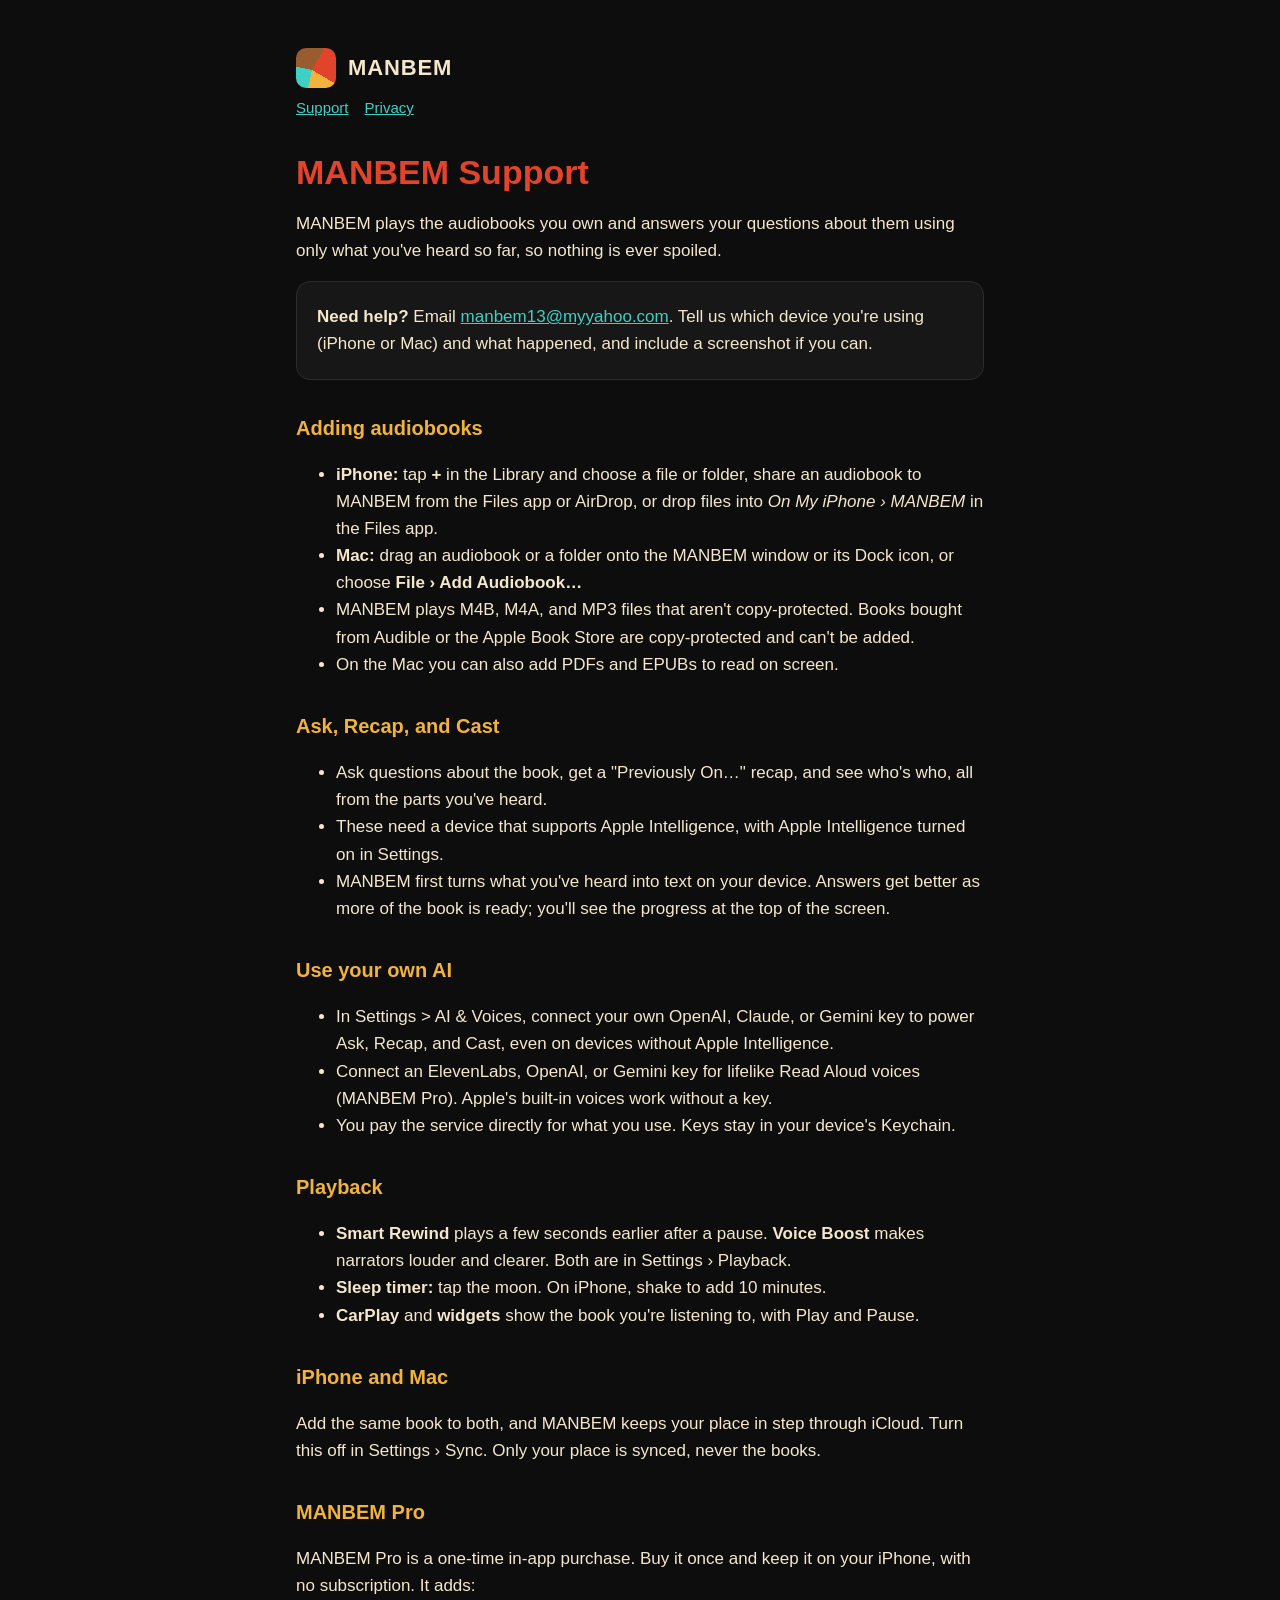
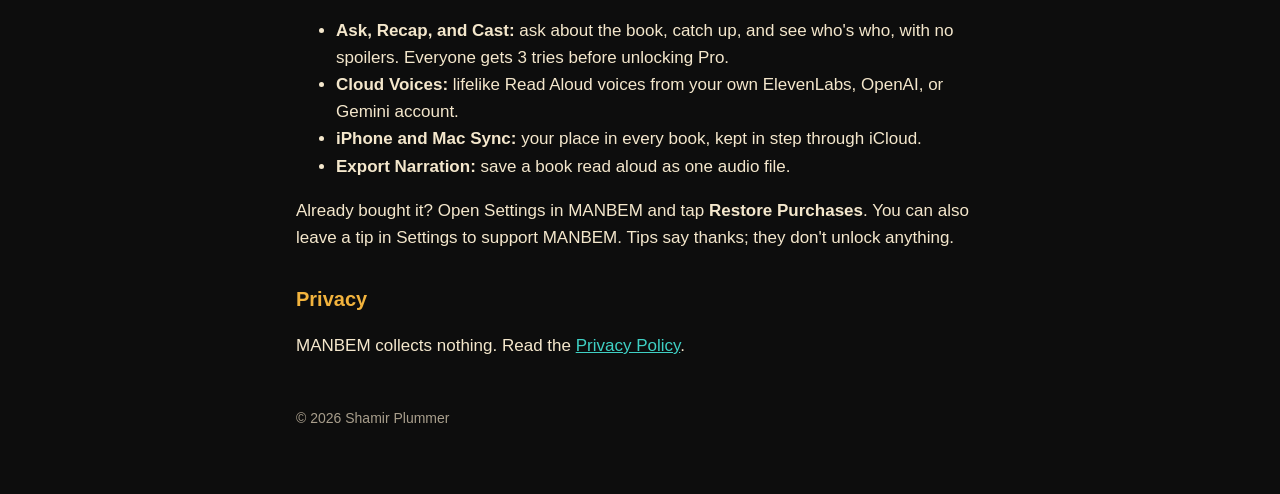
<file: index.html>
<!doctype html>
<html lang="en">
<head>
<meta charset="utf-8">
<meta name="viewport" content="width=device-width, initial-scale=1">
<title>MANBEM Support</title>
<link rel="stylesheet" href="style.css">
</head>
<body>
<main>
  <header><div class="mark" aria-hidden="true"></div><a href="index.html">MANBEM</a></header>
  <nav><a href="index.html">Support</a><a href="privacy.html">Privacy</a></nav>

  <h1>MANBEM Support</h1>
  <p>MANBEM plays the audiobooks you own and answers your questions about them using only what you've heard so
  far, so nothing is ever spoiled.</p>

  <div class="card">
    <p><strong>Need help?</strong> Email <a href="mailto:manbem13@myyahoo.com">manbem13@myyahoo.com</a>. Tell us which
    device you're using (iPhone or Mac) and what happened, and include a screenshot if you can.</p>
  </div>

  <h2>Adding audiobooks</h2>
  <ul>
    <li><strong>iPhone:</strong> tap <strong>+</strong> in the Library and choose a file or folder, share an
    audiobook to MANBEM from the Files app or AirDrop, or drop files into <em>On My iPhone › MANBEM</em> in the
    Files app.</li>
    <li><strong>Mac:</strong> drag an audiobook or a folder onto the MANBEM window or its Dock icon, or choose
    <strong>File › Add Audiobook…</strong></li>
    <li>MANBEM plays M4B, M4A, and MP3 files that aren't copy-protected. Books bought from Audible or the Apple
    Book Store are copy-protected and can't be added.</li>
    <li>On the Mac you can also add PDFs and EPUBs to read on screen.</li>
  </ul>

  <h2>Ask, Recap, and Cast</h2>
  <ul>
    <li>Ask questions about the book, get a "Previously On…" recap, and see who's who, all from the parts
    you've heard.</li>
    <li>These need a device that supports Apple Intelligence, with Apple Intelligence turned on in Settings.</li>
    <li>MANBEM first turns what you've heard into text on your device. Answers get better as more of the book
    is ready; you'll see the progress at the top of the screen.</li>
  </ul>

  <h2>Use your own AI</h2>
  <ul>
    <li>In Settings &gt; AI &amp; Voices, connect your own OpenAI, Claude, or Gemini key to power Ask, Recap,
    and Cast, even on devices without Apple Intelligence.</li>
    <li>Connect an ElevenLabs, OpenAI, or Gemini key for lifelike Read Aloud voices (MANBEM Pro). Apple's built-in voices work
    without a key.</li>
    <li>You pay the service directly for what you use. Keys stay in your device's Keychain.</li>
  </ul>

  <h2>Playback</h2>
  <ul>
    <li><strong>Smart Rewind</strong> plays a few seconds earlier after a pause. <strong>Voice Boost</strong>
    makes narrators louder and clearer. Both are in Settings › Playback.</li>
    <li><strong>Sleep timer:</strong> tap the moon. On iPhone, shake to add 10 minutes.</li>
    <li><strong>CarPlay</strong> and <strong>widgets</strong> show the book you're listening to, with Play and
    Pause.</li>
  </ul>

  <h2>iPhone and Mac</h2>
  <p>Add the same book to both, and MANBEM keeps your place in step through iCloud. Turn this off in
  Settings › Sync. Only your place is synced, never the books.</p>

  <h2>MANBEM Pro</h2>
  <p>MANBEM Pro is a one-time in-app purchase. Buy it once and keep it on your iPhone, with no subscription. It adds:</p>
  <ul>
    <li><strong>Ask, Recap, and Cast:</strong> ask about the book, catch up, and see who's who, with no spoilers. Everyone
    gets 3 tries before unlocking Pro.</li>
    <li><strong>Cloud Voices:</strong> lifelike Read Aloud voices from your own ElevenLabs, OpenAI, or Gemini account.</li>
    <li><strong>iPhone and Mac Sync:</strong> your place in every book, kept in step through iCloud.</li>
    <li><strong>Export Narration:</strong> save a book read aloud as one audio file.</li>
  </ul>
  <p>Already bought it? Open Settings in MANBEM and tap <strong>Restore Purchases</strong>. You can also leave a tip in
  Settings to support MANBEM. Tips say thanks; they don't unlock anything.</p>

  <h2>Privacy</h2>
  <p>MANBEM collects nothing. Read the <a href="privacy.html">Privacy Policy</a>.</p>

  <footer>© 2026 Shamir Plummer</footer>
</main>
</body>
</html>
</file>
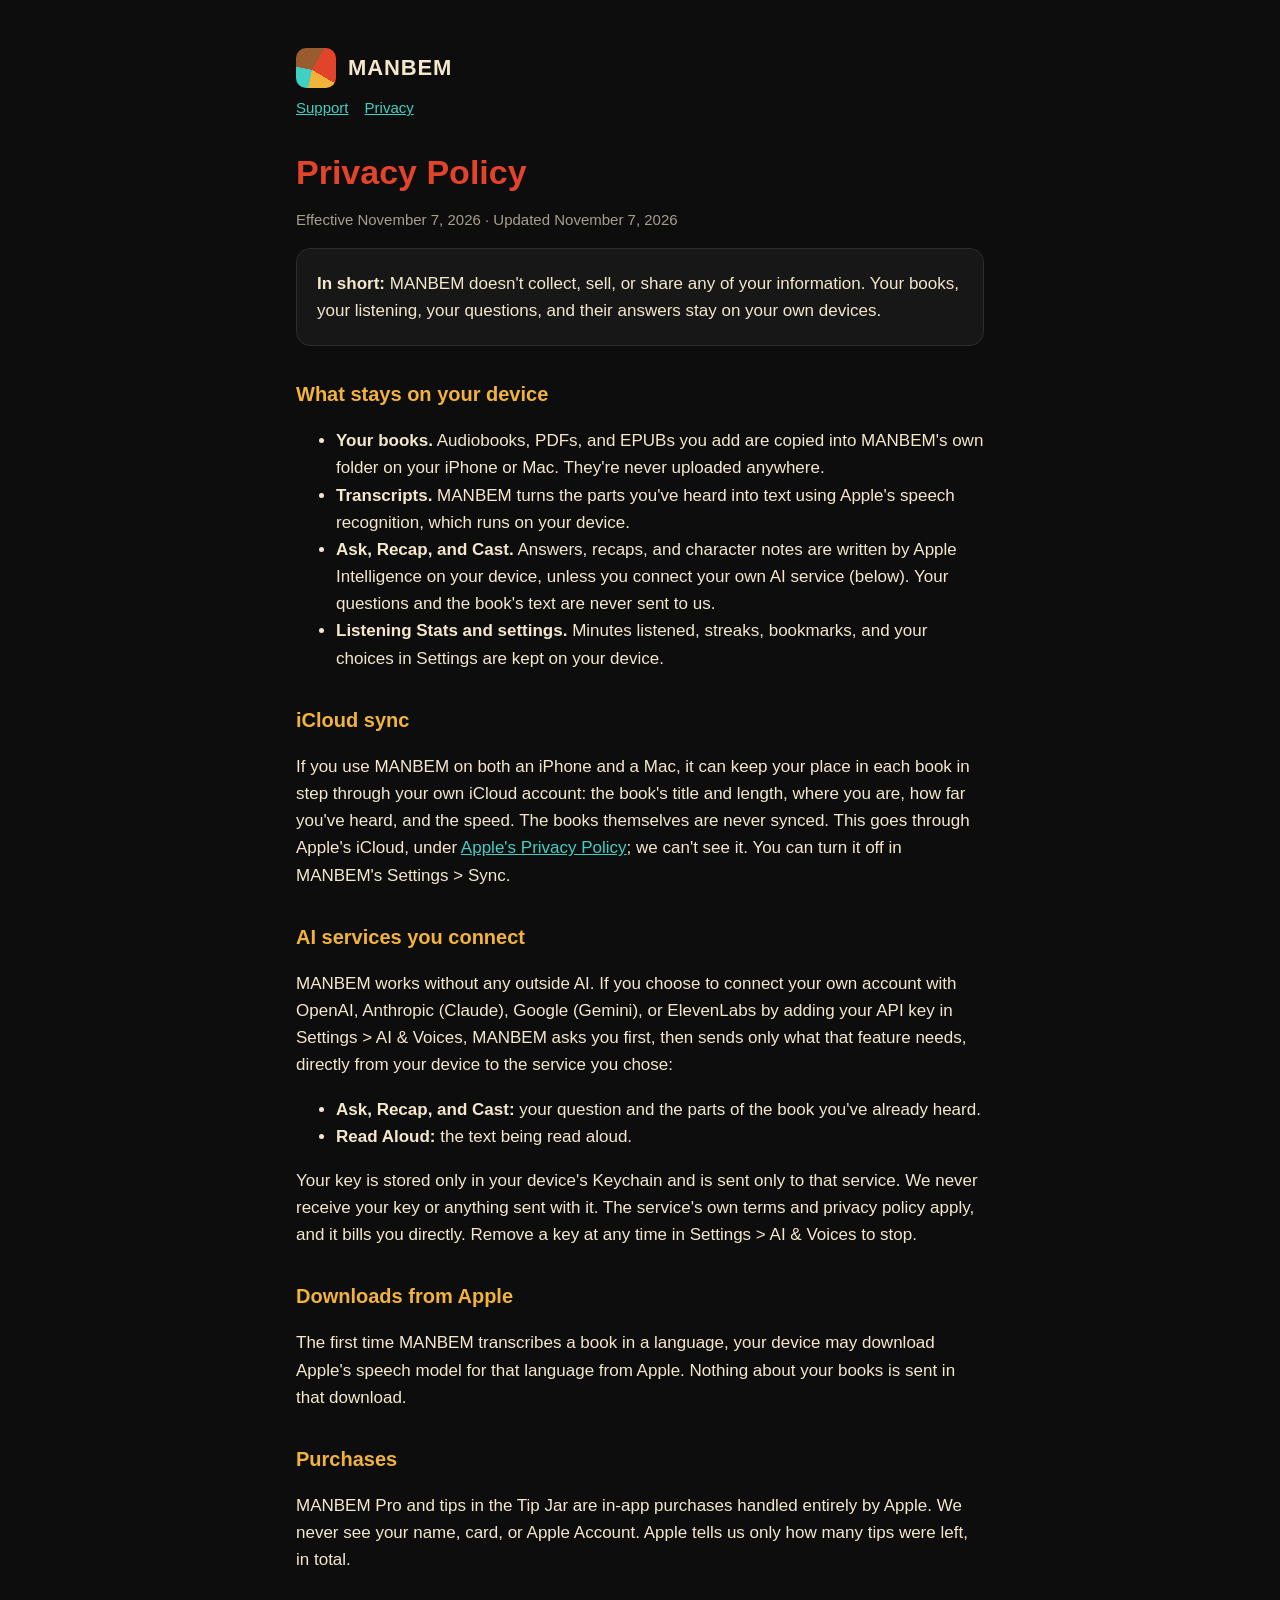
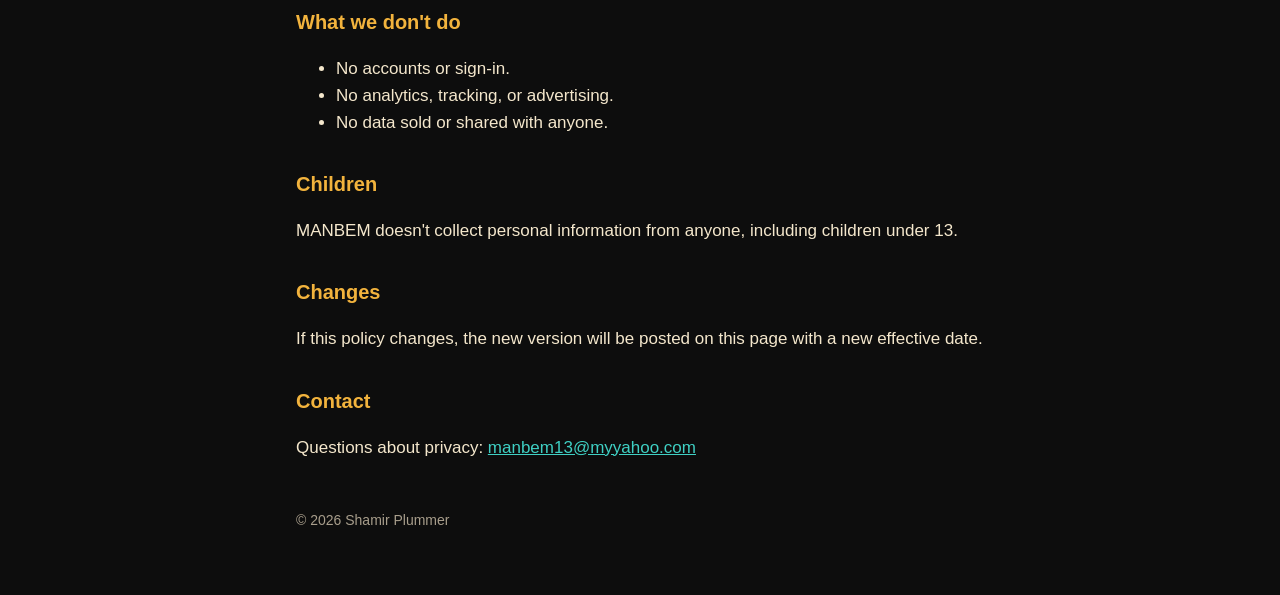
<file: privacy.html>
<!doctype html>
<html lang="en">
<head>
<meta charset="utf-8">
<meta name="viewport" content="width=device-width, initial-scale=1">
<title>MANBEM Privacy Policy</title>
<link rel="stylesheet" href="style.css">
</head>
<body>
<main>
  <header><div class="mark" aria-hidden="true"></div><a href="index.html">MANBEM</a></header>
  <nav><a href="index.html">Support</a><a href="privacy.html">Privacy</a></nav>

  <h1>Privacy Policy</h1>
  <p class="muted">Effective November 7, 2026 · Updated November 7, 2026</p>

  <div class="card">
    <p><strong>In short:</strong> MANBEM doesn't collect, sell, or share any of your information. Your books,
    your listening, your questions, and their answers stay on your own devices.</p>
  </div>

  <h2>What stays on your device</h2>
  <ul>
    <li><strong>Your books.</strong> Audiobooks, PDFs, and EPUBs you add are copied into MANBEM's own folder on
    your iPhone or Mac. They're never uploaded anywhere.</li>
    <li><strong>Transcripts.</strong> MANBEM turns the parts you've heard into text using Apple's speech
    recognition, which runs on your device.</li>
    <li><strong>Ask, Recap, and Cast.</strong> Answers, recaps, and character notes are written by Apple
    Intelligence on your device, unless you connect your own AI service (below). Your questions and the book's
    text are never sent to us.</li>
    <li><strong>Listening Stats and settings.</strong> Minutes listened, streaks, bookmarks, and your choices in
    Settings are kept on your device.</li>
  </ul>

  <h2>iCloud sync</h2>
  <p>If you use MANBEM on both an iPhone and a Mac, it can keep your place in each book in step through your
  own iCloud account: the book's title and length, where you are, how far you've heard, and the speed. The books
  themselves are never synced. This goes through Apple's iCloud, under
  <a href="https://www.apple.com/legal/privacy/">Apple's Privacy Policy</a>; we can't see it. You can turn it off
  in MANBEM's Settings &gt; Sync.</p>

  <h2>AI services you connect</h2>
  <p>MANBEM works without any outside AI. If you choose to connect your own account with OpenAI, Anthropic
  (Claude), Google (Gemini), or ElevenLabs by adding your API key in Settings &gt; AI &amp; Voices, MANBEM asks
  you first, then sends only what that feature needs, directly from your device to the service you chose:</p>
  <ul>
    <li><strong>Ask, Recap, and Cast:</strong> your question and the parts of the book you've already heard.</li>
    <li><strong>Read Aloud:</strong> the text being read aloud.</li>
  </ul>
  <p>Your key is stored only in your device's Keychain and is sent only to that service. We never receive your
  key or anything sent with it. The service's own terms and privacy policy apply, and it bills you directly.
  Remove a key at any time in Settings &gt; AI &amp; Voices to stop.</p>

  <h2>Downloads from Apple</h2>
  <p>The first time MANBEM transcribes a book in a language, your device may download Apple's speech model for
  that language from Apple. Nothing about your books is sent in that download.</p>

  <h2>Purchases</h2>
  <p>MANBEM Pro and tips in the Tip Jar are in-app purchases handled entirely by Apple. We never see your name, card, or Apple
  Account. Apple tells us only how many tips were left, in total.</p>

  <h2>What we don't do</h2>
  <ul>
    <li>No accounts or sign-in.</li>
    <li>No analytics, tracking, or advertising.</li>
    <li>No data sold or shared with anyone.</li>
  </ul>

  <h2>Children</h2>
  <p>MANBEM doesn't collect personal information from anyone, including children under 13.</p>

  <h2>Changes</h2>
  <p>If this policy changes, the new version will be posted on this page with a new effective date.</p>

  <h2>Contact</h2>
  <p>Questions about privacy: <a href="mailto:manbem13@myyahoo.com">manbem13@myyahoo.com</a></p>

  <footer>© 2026 Shamir Plummer</footer>
</main>
</body>
</html>
</file>
<file: style.css>
:root {
  --bg: #0d0d0d; --text: #f4e7cc; --muted: #a89e8c; --accent: #3fd0c4; --card: #171717; --line: #2e2c2a;
  --verm: #e2442b; --must: #f2b33d; --rose: #f08fb0; --lime: #b9d35a; --cobalt: #6f8cff;
  color-scheme: dark;
}
* { box-sizing: border-box; }
body { margin: 0; background: var(--bg); color: var(--text);
  font: 17px/1.6 -apple-system, BlinkMacSystemFont, "Segoe UI", Helvetica, Arial, sans-serif; }
main { max-width: 720px; margin: 0 auto; padding: 48px 16px 64px; }
header { display: flex; align-items: center; gap: 12px; margin-bottom: 8px; }
header .mark { width: 40px; height: 40px; border-radius: 10px;
  background: conic-gradient(from 30deg at 40% 55%, var(--verm) 0 25%, var(--must) 0 45%, var(--accent) 0 70%, #9a5b2e 0); }
header a { color: var(--text); text-decoration: none; font-weight: 800; font-size: 22px; letter-spacing: .04em; }
nav { margin: 0 0 32px; font-size: 15px; }
nav a { color: var(--accent); margin-right: 16px; }
h1 { font-size: 34px; line-height: 1.2; margin: 0 0 8px; color: var(--verm); }
h2 { font-size: 20px; margin: 32px 0 8px; color: var(--must); }
p, li { color: var(--text); }
.muted { color: var(--muted); font-size: 15px; }
a { color: var(--accent); }
.card { background: var(--card); border: 1px solid var(--line); border-radius: 14px; padding: 4px 20px; margin: 16px 0; }
footer { margin-top: 48px; color: var(--muted); font-size: 14px; }
</file>
